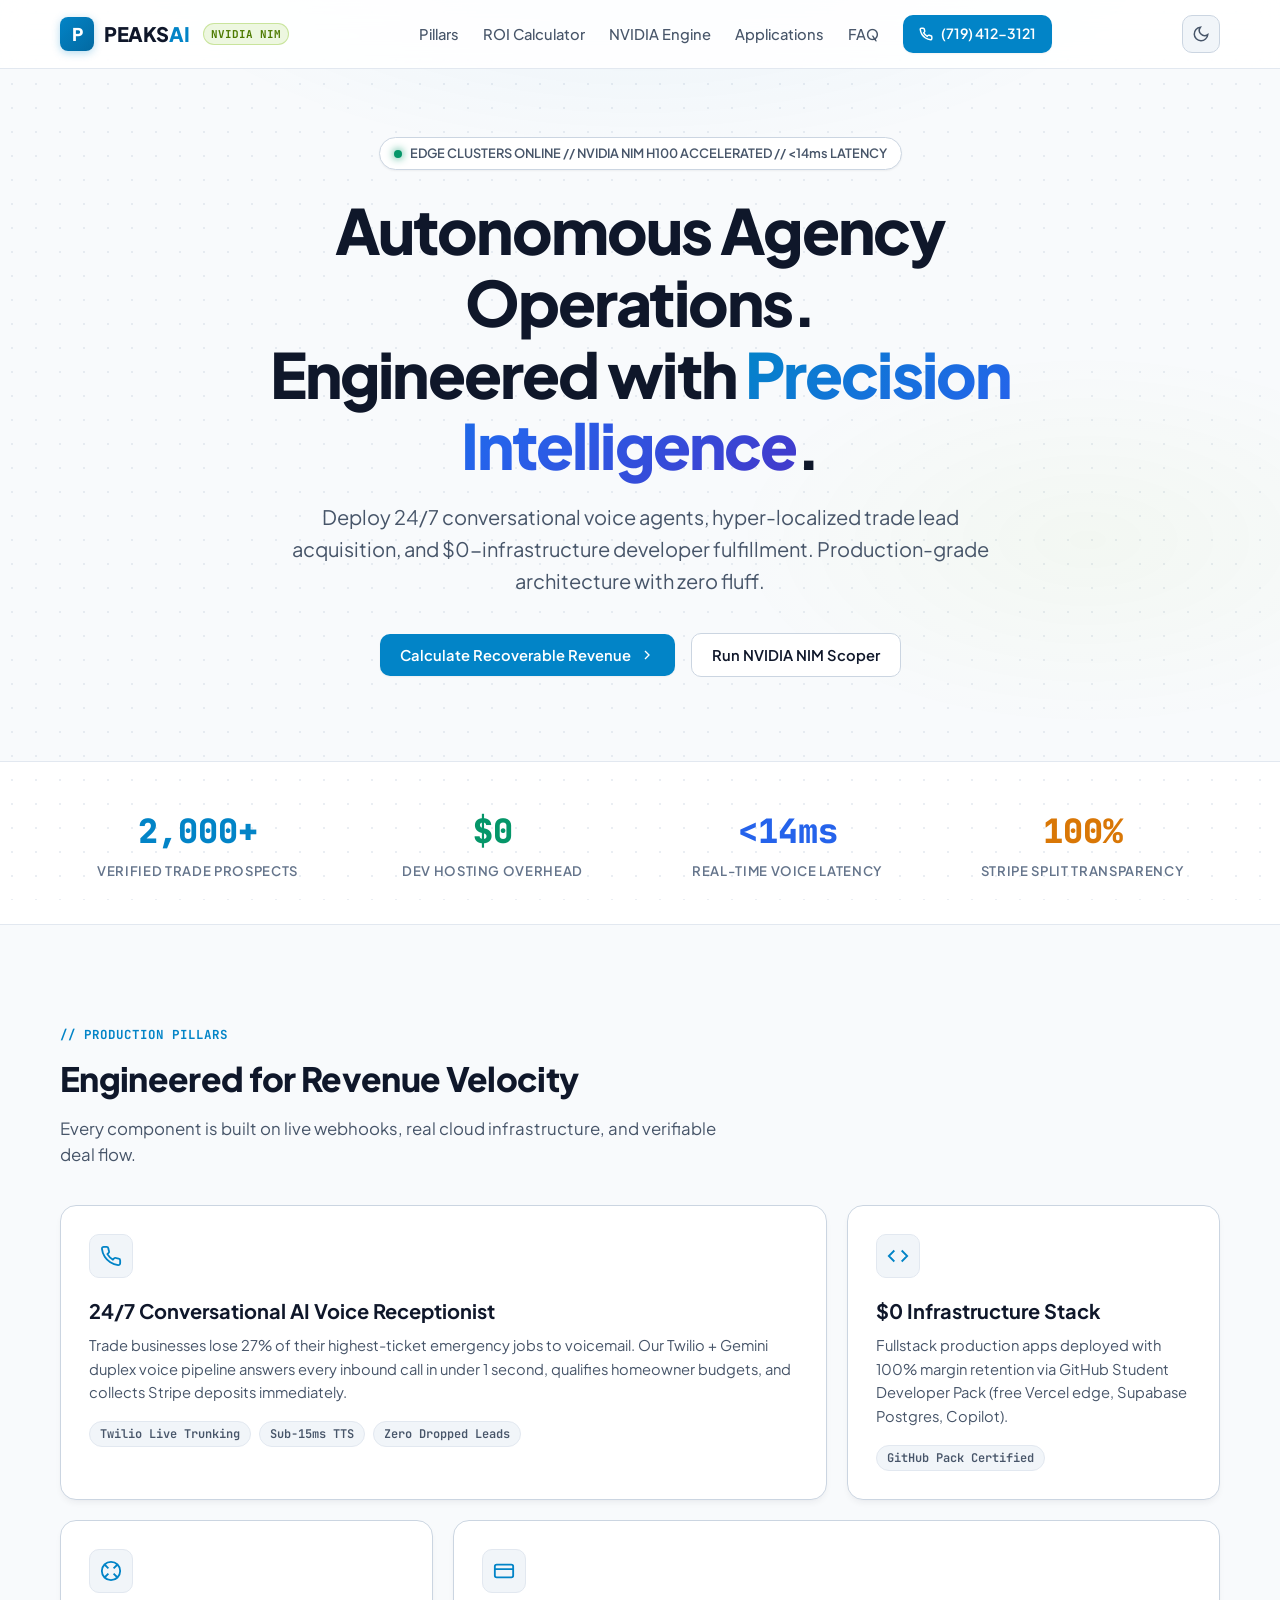
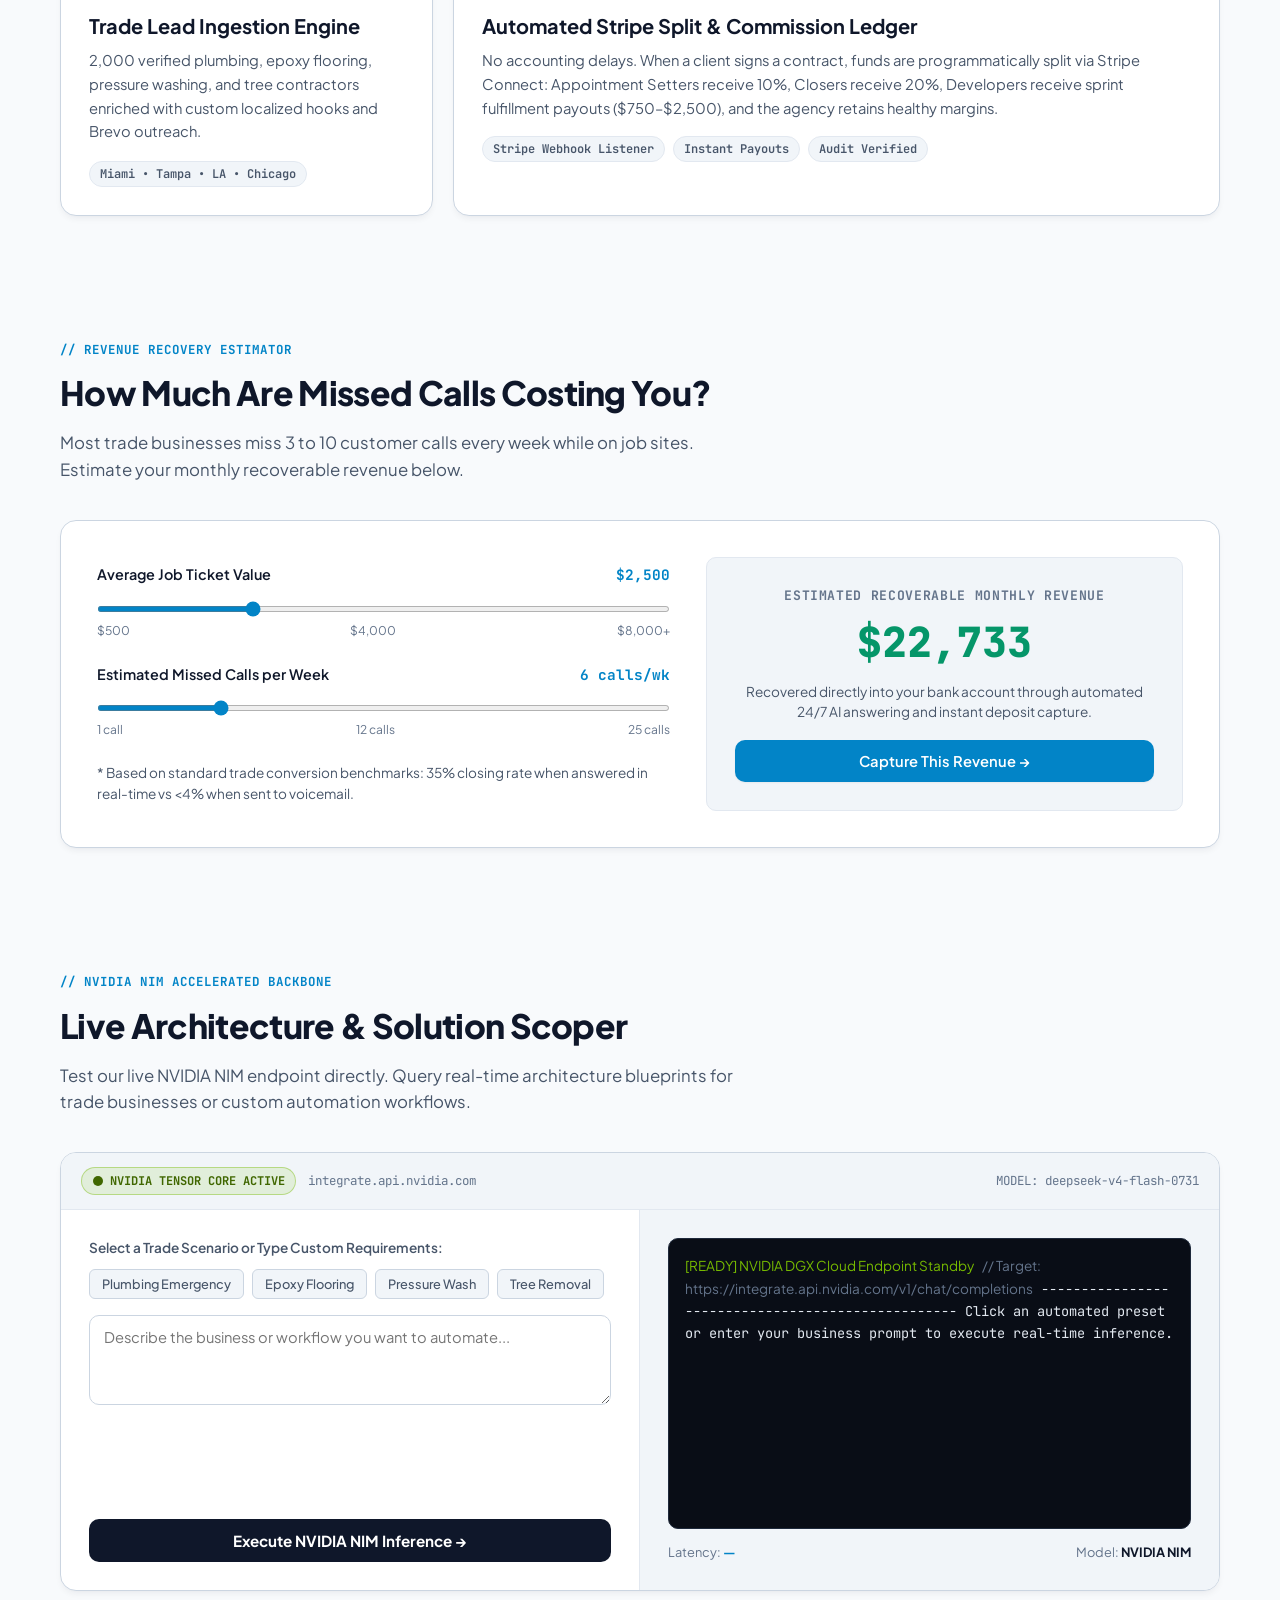
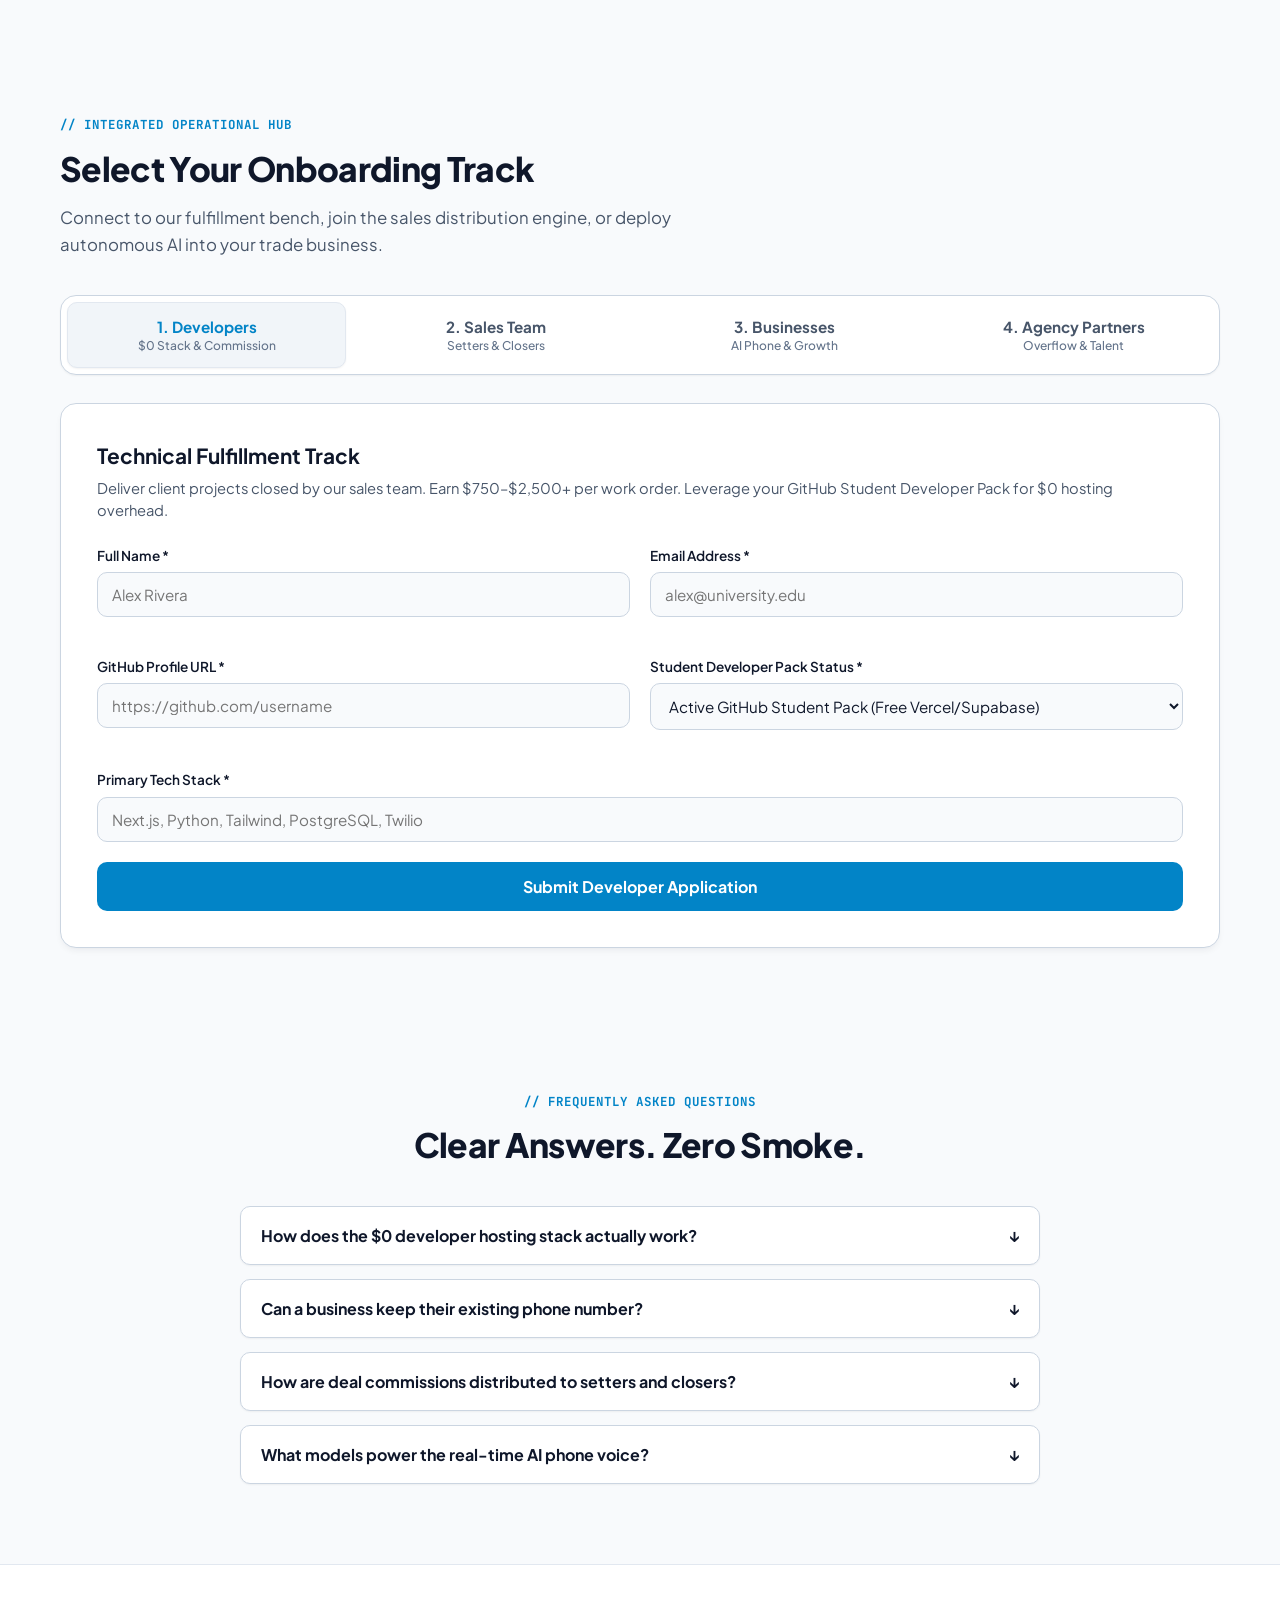
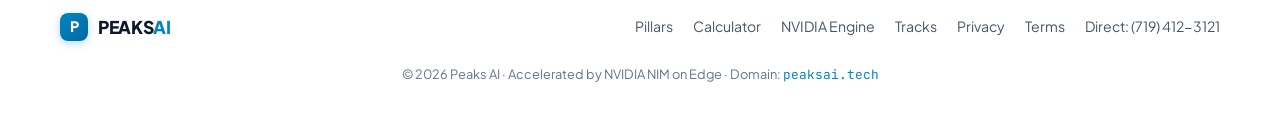
<file: index.html>
<!DOCTYPE html>
<html lang="en" data-theme="light">
<head>
  <meta charset="UTF-8">
  <meta name="viewport" content="width=device-width, initial-scale=1.0, maximum-scale=5.0">
  <title>Peaks AI | Autonomous Agency Intelligence &amp; NVIDIA NIM Operations</title>
  <meta name="description" content="Production-grade autonomous agency operations powered by NVIDIA NIM endpoints, 24/7 conversational voice agents, and $0-overhead student developer fulfillment.">
  <link rel="stylesheet" href="styles.css">
  <link rel="icon" href="data:image/svg+xml,<svg xmlns=%22http://www.w3.org/2000/svg%22 viewBox=%220 0 100 100%22><rect width=%22100%22 height=%22100%22 rx=%2220%22 fill=%22%230284c7%22/><text x=%2250%22 y=%2265%22 font-size=%2250%22 font-weight=%22bold%22 text-anchor=%22middle%22 fill=%22white%22>P</text></svg>">
</head>
<body>
  <!-- Architectural Micro-Dot Matrix & Atmosphere -->
  <div class="bg-grid-pattern"></div>
  <div class="bg-glow-layer"></div>

  <!-- Navigation -->
  <nav class="navbar">
    <div class="container">
      <div class="nav-inner">
        <!-- Logo -->
        <a href="#" class="brand-wrap">
          <div class="brand-symbol">P</div>
          <span class="brand-name">PEAKS<span>AI</span></span>
          <span class="brand-badge mono">NVIDIA NIM</span>
        </a>

        <!-- Desktop Navigation Links -->
        <div class="desktop-links">
          <a href="#features" class="nav-link">Pillars</a>
          <a href="#calculator" class="nav-link">ROI Calculator</a>
          <a href="#nvidia" class="nav-link">NVIDIA Engine</a>
          <a href="#portal" class="nav-link">Applications</a>
          <a href="#faq" class="nav-link">FAQ</a>
          <a href="tel:7194123121" class="btn-primary" style="padding: 8px 16px; font-size: 0.88rem;">
            <svg width="14" height="14" viewBox="0 0 24 24" fill="none" stroke="currentColor" stroke-width="2.5"><path d="M22 16.92v3a2 2 0 0 1-2.18 2 19.79 19.79 0 0 1-8.63-3.07 19.5 19.5 0 0 1-6-6 19.79 19.79 0 0 1-3.07-8.67A2 2 0 0 1 4.11 2h3a2 2 0 0 1 2 1.72 12.84 12.84 0 0 0 .7 2.81 2 2 0 0 1-.45 2.11L8.09 9.91a16 16 0 0 0 6 6l1.27-1.27a2 2 0 0 1 2.11-.45 12.84 12.84 0 0 0 2.81.7A2 2 0 0 1 22 16.92z"></path></svg>
            (719) 412-3121
          </a>
        </div>

        <!-- Controls -->
        <div class="nav-actions">
          <button id="theme-toggle" class="theme-toggle-btn" title="Toggle Theme" aria-label="Toggle Theme">
            <svg width="18" height="18" viewBox="0 0 24 24" fill="none" stroke="currentColor" stroke-width="2"><path d="M21 12.79A9 9 0 1 1 11.21 3 7 7 0 0 0 21 12.79z"/></svg>
          </button>
          <button id="hamburger-toggle" class="hamburger-btn" aria-label="Open Navigation Menu">
            <svg width="20" height="20" viewBox="0 0 24 24" fill="none" stroke="currentColor" stroke-width="2"><line x1="3" y1="12" x2="21" y2="12"></line><line x1="3" y1="6" x2="21" y2="6"></line><line x1="3" y1="18" x2="21" y2="18"></line></svg>
          </button>
        </div>
      </div>
    </div>

    <!-- Mobile Drawer -->
    <div id="mobile-nav-panel" class="mobile-nav-panel">
      <a href="#features" class="nav-link">Pillars</a>
      <a href="#calculator" class="nav-link">ROI Calculator</a>
      <a href="#nvidia" class="nav-link">NVIDIA Engine</a>
      <a href="#portal" class="nav-link">Applications</a>
      <a href="#faq" class="nav-link">FAQ</a>
      <a href="tel:7194123121" class="btn-primary" style="justify-content: center; width: 100%;">
        Call Live Line: (719) 412-3121
      </a>
    </div>
  </nav>

  <!-- Hero Section -->
  <header class="hero-section">
    <div class="container">
      <div class="status-tag mono">
        <span class="live-beacon"></span>
        <span>EDGE CLUSTERS ONLINE // NVIDIA NIM H100 ACCELERATED // &lt;14ms LATENCY</span>
      </div>

      <h1 class="hero-heading">
        Autonomous Agency Operations.<br>
        Engineered with <span class="gradient-text">Precision Intelligence</span>.
      </h1>

      <p class="hero-desc">
        Deploy 24/7 conversational voice agents, hyper-localized trade lead acquisition, and $0-infrastructure developer fulfillment. Production-grade architecture with zero fluff.
      </p>

      <div class="hero-buttons">
        <a href="#calculator" class="btn-primary">
          Calculate Recoverable Revenue
          <svg width="16" height="16" viewBox="0 0 24 24" fill="none" stroke="currentColor" stroke-width="2"><path d="m9 18 6-6-6-6"/></svg>
        </a>
        <a href="#nvidia" class="btn-secondary">
          Run NVIDIA NIM Scoper
        </a>
      </div>
    </div>
  </header>

  <!-- Metrics Ribbon -->
  <section id="metrics" class="stats-ribbon">
    <div class="container">
      <div class="stats-grid">
        <div class="stat-box">
          <div class="stat-figure mono" style="color: var(--brand-primary);">2,000+</div>
          <div class="stat-title">Verified Trade Prospects</div>
        </div>
        <div class="stat-box">
          <div class="stat-figure mono" style="color: var(--live-emerald);">$0</div>
          <div class="stat-title">Dev Hosting Overhead</div>
        </div>
        <div class="stat-box">
          <div class="stat-figure mono" style="color: var(--accent-blue);">&lt;14ms</div>
          <div class="stat-title">Real-Time Voice Latency</div>
        </div>
        <div class="stat-box">
          <div class="stat-figure mono" style="color: var(--warning-amber);">100%</div>
          <div class="stat-title">Stripe Split Transparency</div>
        </div>
      </div>
    </div>
  </section>

  <!-- Bento Grid Section -->
  <section id="features" class="bento-section">
    <div class="container">
      <span class="section-label mono">// PRODUCTION PILLARS</span>
      <h2 class="section-headline">Engineered for Revenue Velocity</h2>
      <p class="section-subtext">
        Every component is built on live webhooks, real cloud infrastructure, and verifiable deal flow.
      </p>

      <div class="bento-grid">
        <!-- Bento 1: AI Phone Agent (Span 2) -->
        <div class="bento-card span-2">
          <div class="bento-icon">
            <svg width="22" height="22" viewBox="0 0 24 24" fill="none" stroke="currentColor" stroke-width="2"><path d="M22 16.92v3a2 2 0 0 1-2.18 2 19.79 19.79 0 0 1-8.63-3.07 19.5 19.5 0 0 1-6-6 19.79 19.79 0 0 1-3.07-8.67A2 2 0 0 1 4.11 2h3a2 2 0 0 1 2 1.72 12.84 12.84 0 0 0 .7 2.81 2 2 0 0 1-.45 2.11L8.09 9.91a16 16 0 0 0 6 6l1.27-1.27a2 2 0 0 1 2.11-.45 12.84 12.84 0 0 0 2.81.7A2 2 0 0 1 22 16.92z"></path></svg>
          </div>
          <h3 class="bento-title">24/7 Conversational AI Voice Receptionist</h3>
          <p class="bento-desc">
            Trade businesses lose 27% of their highest-ticket emergency jobs to voicemail. Our Twilio + Gemini duplex voice pipeline answers every inbound call in under 1 second, qualifies homeowner budgets, and collects Stripe deposits immediately.
          </p>
          <div style="display: flex; gap: 8px; flex-wrap: wrap;">
            <span class="bento-pill mono">Twilio Live Trunking</span>
            <span class="bento-pill mono">Sub-15ms TTS</span>
            <span class="bento-pill mono">Zero Dropped Leads</span>
          </div>
        </div>

        <!-- Bento 2: $0 Student Developer Stack -->
        <div class="bento-card">
          <div class="bento-icon">
            <svg width="22" height="22" viewBox="0 0 24 24" fill="none" stroke="currentColor" stroke-width="2"><path d="M16 18l6-6-6-6M8 6l-6 6 6 6"/></svg>
          </div>
          <h3 class="bento-title">$0 Infrastructure Stack</h3>
          <p class="bento-desc">
            Fullstack production apps deployed with 100% margin retention via GitHub Student Developer Pack (free Vercel edge, Supabase Postgres, Copilot).
          </p>
          <span class="bento-pill mono">GitHub Pack Certified</span>
        </div>

        <!-- Bento 3: Trade Lead Acquisition -->
        <div class="bento-card">
          <div class="bento-icon">
            <svg width="22" height="22" viewBox="0 0 24 24" fill="none" stroke="currentColor" stroke-width="2"><circle cx="12" cy="12" r="10"/><path d="m4.93 4.93 4.24 4.24M14.83 14.83l4.24 4.24M14.83 9.17l4.24-4.24M4.93 19.07l4.24-4.24"/></svg>
          </div>
          <h3 class="bento-title">Trade Lead Ingestion Engine</h3>
          <p class="bento-desc">
            2,000 verified plumbing, epoxy flooring, pressure washing, and tree contractors enriched with custom localized hooks and Brevo outreach.
          </p>
          <span class="bento-pill mono">Miami &bull; Tampa &bull; LA &bull; Chicago</span>
        </div>

        <!-- Bento 4: Automated Stripe Splits (Span 2) -->
        <div class="bento-card span-2">
          <div class="bento-icon">
            <svg width="22" height="22" viewBox="0 0 24 24" fill="none" stroke="currentColor" stroke-width="2"><rect width="20" height="14" x="2" y="5" rx="2"/><line x1="2" x2="22" y1="10" y2="10"/></svg>
          </div>
          <h3 class="bento-title">Automated Stripe Split &amp; Commission Ledger</h3>
          <p class="bento-desc">
            No accounting delays. When a client signs a contract, funds are programmatically split via Stripe Connect: Appointment Setters receive 10%, Closers receive 20%, Developers receive sprint fulfillment payouts ($750–$2,500), and the agency retains healthy margins.
          </p>
          <div style="display: flex; gap: 8px; flex-wrap: wrap;">
            <span class="bento-pill mono">Stripe Webhook Listener</span>
            <span class="bento-pill mono">Instant Payouts</span>
            <span class="bento-pill mono">Audit Verified</span>
          </div>
        </div>
      </div>
    </div>
  </section>

  <!-- Interactive Lost Revenue & ROI Calculator -->
  <section id="calculator" class="calculator-section">
    <div class="container">
      <span class="section-label mono">// REVENUE RECOVERY ESTIMATOR</span>
      <h2 class="section-headline">How Much Are Missed Calls Costing You?</h2>
      <p class="section-subtext">
        Most trade businesses miss 3 to 10 customer calls every week while on job sites. Estimate your monthly recoverable revenue below.
      </p>

      <div class="calc-card">
        <!-- Sliders -->
        <div>
          <div class="slider-group">
            <div class="slider-header">
              <span>Average Job Ticket Value</span>
              <span id="calc-ticket-val" class="mono" style="color: var(--brand-primary); font-weight: 700;">$2,500</span>
            </div>
            <input type="range" id="calc-ticket" class="slider-input" min="500" max="8000" step="250" value="2500">
            <div style="display: flex; justify-content: space-between; font-size: 0.75rem; color: var(--text-muted); margin-top: 4px;">
              <span>$500</span>
              <span>$4,000</span>
              <span>$8,000+</span>
            </div>
          </div>

          <div class="slider-group">
            <div class="slider-header">
              <span>Estimated Missed Calls per Week</span>
              <span id="calc-calls-val" class="mono" style="color: var(--brand-primary); font-weight: 700;">6 calls/wk</span>
            </div>
            <input type="range" id="calc-calls" class="slider-input" min="1" max="25" step="1" value="6">
            <div style="display: flex; justify-content: space-between; font-size: 0.75rem; color: var(--text-muted); margin-top: 4px;">
              <span>1 call</span>
              <span>12 calls</span>
              <span>25 calls</span>
            </div>
          </div>

          <p style="font-size: 0.85rem; color: var(--text-secondary); line-height: 1.5;">
            * Based on standard trade conversion benchmarks: 35% closing rate when answered in real-time vs &lt;4% when sent to voicemail.
          </p>
        </div>

        <!-- Result Display -->
        <div class="calc-result-box">
          <div class="calc-result-label mono">Estimated Recoverable Monthly Revenue</div>
          <div id="calc-revenue-result" class="calc-result-value mono">$22,733</div>
          <p class="calc-result-subtext">
            Recovered directly into your bank account through automated 24/7 AI answering and instant deposit capture.
          </p>
          <a href="#portal" class="btn-primary" style="margin-top: 18px; width: 100%; justify-content: center;">
            Capture This Revenue &rarr;
          </a>
        </div>
      </div>
    </div>
  </section>

  <!-- NVIDIA NIM Inference Engine & Architecture Scoper -->
  <section id="nvidia" class="nvidia-section">
    <div class="container">
      <span class="section-label mono">// NVIDIA NIM ACCELERATED BACKBONE</span>
      <h2 class="section-headline">Live Architecture &amp; Solution Scoper</h2>
      <p class="section-subtext">
        Test our live NVIDIA NIM endpoint directly. Query real-time architecture blueprints for trade businesses or custom automation workflows.
      </p>

      <div class="nvidia-card">
        <div class="nvidia-header">
          <div class="nvidia-badge-group">
            <span class="nvidia-chip mono">
              <svg width="12" height="12" viewBox="0 0 24 24" fill="currentColor"><circle cx="12" cy="12" r="10"/></svg>
              NVIDIA TENSOR CORE ACTIVE
            </span>
            <span class="nvidia-endpoint-text mono">integrate.api.nvidia.com</span>
          </div>
          <span class="mono" style="font-size: 0.78rem; color: var(--text-muted);">MODEL: deepseek-v4-flash-0731</span>
        </div>

        <div class="nvidia-body">
          <!-- Left Controls -->
          <div class="nvidia-left">
            <div>
              <p style="font-size: 0.85rem; font-weight: 600; color: var(--text-secondary); margin-bottom: 10px;">
                Select a Trade Scenario or Type Custom Requirements:
              </p>

              <div class="preset-btn-group">
                <button type="button" class="preset-btn" data-prompt="Emergency Burst Pipe Rescue for Residential Plumbing in Miami">
                  Plumbing Emergency
                </button>
                <button type="button" class="preset-btn" data-prompt="Luxury Garage Polyaspartic &amp; Epoxy Coating Quotes in Tampa">
                  Epoxy Flooring
                </button>
                <button type="button" class="preset-btn" data-prompt="Commercial Fleet &amp; Paver Pressure Washing Intake">
                  Pressure Wash
                </button>
                <button type="button" class="preset-btn" data-prompt="Hazardous Tree Removal &amp; Crane Quoting in Los Angeles">
                  Tree Removal
                </button>
              </div>

              <textarea id="nvidia-prompt-input" class="prompt-textarea" placeholder="Describe the business or workflow you want to automate..."></textarea>
            </div>

            <button id="btn-run-nvidia" class="exec-btn" type="button">
              Execute NVIDIA NIM Inference &rarr;
            </button>
          </div>

          <!-- Right Terminal Output -->
          <div class="nvidia-right">
            <div id="nvidia-output-console" class="output-console mono">
<span style="color: #76b900;">[READY] NVIDIA DGX Cloud Endpoint Standby</span>
<span style="color: #64748b;">// Target: https://integrate.api.nvidia.com/v1/chat/completions</span>
--------------------------------------------------
Click an automated preset or enter your business prompt to execute real-time inference.
            </div>

            <div class="telemetry-meta mono">
              <span>Latency: <strong id="meta-latency" style="color: var(--brand-primary);">&mdash;</strong></span>
              <span>Model: <strong id="meta-model" style="color: var(--text-main);">NVIDIA NIM</strong></span>
            </div>
          </div>
        </div>
      </div>
    </div>
  </section>

  <!-- 4-Track Application Hub -->
  <section id="portal" class="portal-section">
    <div class="container">
      <span class="section-label mono">// INTEGRATED OPERATIONAL HUB</span>
      <h2 class="section-headline">Select Your Onboarding Track</h2>
      <p class="section-subtext">
        Connect to our fulfillment bench, join the sales distribution engine, or deploy autonomous AI into your trade business.
      </p>

      <!-- Tab Navigation -->
      <div class="tab-nav-bar">
        <button class="portal-tab active" data-tab="dev">
          <span class="tab-title-text">1. Developers</span>
          <span class="tab-desc-text">$0 Stack &amp; Commission</span>
        </button>
        <button class="portal-tab" data-tab="sales">
          <span class="tab-title-text">2. Sales Team</span>
          <span class="tab-desc-text">Setters &amp; Closers</span>
        </button>
        <button class="portal-tab" data-tab="biz">
          <span class="tab-title-text">3. Businesses</span>
          <span class="tab-desc-text">AI Phone &amp; Growth</span>
        </button>
        <button class="portal-tab" data-tab="agency">
          <span class="tab-title-text">4. Agency Partners</span>
          <span class="tab-desc-text">Overflow &amp; Talent</span>
        </button>
      </div>

      <!-- Tab Cards -->
      <div class="tab-content-card">
        <!-- TRACK 1: DEVELOPERS -->
        <div id="track-dev" class="track-panel active">
          <h3 style="font-size: 1.3rem; font-weight: 700; margin-bottom: 6px;">Technical Fulfillment Track</h3>
          <p style="font-size: 0.92rem; color: var(--text-secondary); margin-bottom: 24px;">
            Deliver client projects closed by our sales team. Earn $750–$2,500+ per work order. Leverage your GitHub Student Developer Pack for $0 hosting overhead.
          </p>

          <form id="form-dev">
            <div class="form-row-2">
              <div class="form-item">
                <label class="form-label">Full Name *</label>
                <input type="text" name="name" class="form-input" required placeholder="Alex Rivera">
              </div>
              <div class="form-item">
                <label class="form-label">Email Address *</label>
                <input type="email" name="email" class="form-input" required placeholder="alex@university.edu">
              </div>
            </div>

            <div class="form-row-2">
              <div class="form-item">
                <label class="form-label">GitHub Profile URL *</label>
                <input type="url" name="github_url" class="form-input" required placeholder="https://github.com/username">
              </div>
              <div class="form-item">
                <label class="form-label">Student Developer Pack Status *</label>
                <select name="student_pack" class="form-select" required>
                  <option value="active">Active GitHub Student Pack (Free Vercel/Supabase)</option>
                  <option value="edu_email">Have .edu Email (Ready to claim)</option>
                  <option value="independent">Independent Developer / Self-Hosted</option>
                </select>
              </div>
            </div>

            <div class="form-item">
              <label class="form-label">Primary Tech Stack *</label>
              <input type="text" name="tech_stack" class="form-input" required placeholder="Next.js, Python, Tailwind, PostgreSQL, Twilio">
            </div>

            <button type="submit" class="form-submit-btn">Submit Developer Application</button>
            <div class="feedback-banner"></div>
          </form>
        </div>

        <!-- TRACK 2: SALES -->
        <div id="track-sales" class="track-panel">
          <h3 style="font-size: 1.3rem; font-weight: 700; margin-bottom: 6px;">Sales &amp; Distribution Track</h3>
          <p style="font-size: 0.92rem; color: var(--text-secondary); margin-bottom: 24px;">
            Set warm appointments or close ready-to-buy trade business owners. Commissions paid automatically via Stripe on signed contracts.
          </p>

          <form id="form-sales">
            <div class="form-row-2">
              <div class="form-item">
                <label class="form-label">Full Name *</label>
                <input type="text" name="name" class="form-input" required placeholder="Marcus Vance">
              </div>
              <div class="form-item">
                <label class="form-label">Email Address *</label>
                <input type="email" name="email" class="form-input" required placeholder="marcus@gmail.com">
              </div>
            </div>

            <div class="form-row-2">
              <div class="form-item">
                <label class="form-label">Target Role *</label>
                <select name="role" class="form-select" required>
                  <option value="setter">Appointment Setter (Cold/Warm Inbound, DMs)</option>
                  <option value="closer">Account Executive / Closer (Zoom Demos)</option>
                  <option value="full_cycle">Full-Cycle Setter &amp; Closer</option>
                </select>
              </div>
              <div class="form-item">
                <label class="form-label">Phone Number *</label>
                <input type="tel" name="phone" class="form-input" required placeholder="(555) 000-0000">
              </div>
            </div>

            <button type="submit" class="form-submit-btn">Submit Sales Application</button>
            <div class="feedback-banner"></div>
          </form>
        </div>

        <!-- TRACK 3: BUSINESSES -->
        <div id="track-biz" class="track-panel">
          <h3 style="font-size: 1.3rem; font-weight: 700; margin-bottom: 6px;">Trade Business AI Phone &amp; Automation Track</h3>
          <p style="font-size: 0.92rem; color: var(--text-secondary); margin-bottom: 24px;">
            Eliminate missed-call revenue loss. Get an autonomous AI voice receptionist that books jobs and captures deposits 24/7.
          </p>

          <form id="form-biz">
            <div class="form-row-2">
              <div class="form-item">
                <label class="form-label">Business / Trade Name *</label>
                <input type="text" name="company" class="form-input" required placeholder="Apex Plumbing &amp; Drain LLC">
              </div>
              <div class="form-item">
                <label class="form-label">Owner / Contact Name *</label>
                <input type="text" name="contact" class="form-input" required placeholder="John Smith">
              </div>
            </div>

            <div class="form-row-2">
              <div class="form-item">
                <label class="form-label">Trade Niche *</label>
                <select name="trade" class="form-select" required>
                  <option value="plumbing">Residential / Commercial Plumbing</option>
                  <option value="epoxy">Epoxy &amp; Polyaspartic Flooring</option>
                  <option value="pressure_wash">Pressure Washing &amp; Exterior Cleaning</option>
                  <option value="tree_service">Tree Care &amp; Removal</option>
                  <option value="other">Other Home Service</option>
                </select>
              </div>
              <div class="form-item">
                <label class="form-label">Business Phone Number *</label>
                <input type="tel" name="phone" class="form-input" required placeholder="(719) 000-0000">
              </div>
            </div>

            <button type="submit" class="form-submit-btn">Request Custom AI System Architecture</button>
            <div class="feedback-banner"></div>
          </form>
        </div>

        <!-- TRACK 4: AGENCY PARTNERS -->
        <div id="track-agency" class="track-panel">
          <h3 style="font-size: 1.3rem; font-weight: 700; margin-bottom: 6px;">B2B Agency Talent Arbitrage Track</h3>
          <p style="font-size: 0.92rem; color: var(--text-secondary); margin-bottom: 24px;">
            Scale your agency without hiring full-time developers. Access pre-vetted AI engineers under Bench-as-a-Service ($38/hr) or Placement Bounties ($1,500–$2,500).
          </p>

          <form id="form-agency">
            <div class="form-row-2">
              <div class="form-item">
                <label class="form-label">Agency Name *</label>
                <input type="text" name="agency_name" class="form-input" required placeholder="Apex Automation">
              </div>
              <div class="form-item">
                <label class="form-label">Founder / Lead Email *</label>
                <input type="email" name="email" class="form-input" required placeholder="founder@agency.io">
              </div>
            </div>

            <div class="form-row-2">
              <div class="form-item">
                <label class="form-label">Partnership Structure *</label>
                <select name="model" class="form-select" required>
                  <option value="baas">Bench as a Service ($38/hr dedicated talent)</option>
                  <option value="bounty">Placement Bounty ($1,500–$2,500 one-time)</option>
                  <option value="rev_share">Deal Rev-Share Override (10% ongoing)</option>
                </select>
              </div>
              <div class="form-item">
                <label class="form-label">Monthly Deal Volume *</label>
                <select name="volume" class="form-select" required>
                  <option value="1_3">1 to 3 deals / month</option>
                  <option value="4_10">4 to 10 deals / month</option>
                  <option value="10_plus">10+ deals / month</option>
                </select>
              </div>
            </div>

            <button type="submit" class="form-submit-btn">Request Bench Access</button>
            <div class="feedback-banner"></div>
          </form>
        </div>
      </div>
    </div>
  </section>

  <!-- Interactive FAQ Accordion -->
  <section id="faq" class="faq-section">
    <div class="container">
      <div style="text-align: center; margin-bottom: 36px;">
        <span class="section-label mono">// FREQUENTLY ASKED QUESTIONS</span>
        <h2 class="section-headline">Clear Answers. Zero Smoke.</h2>
      </div>

      <div class="faq-list">
        <div class="faq-item">
          <button class="faq-question-btn" type="button">
            <span>How does the $0 developer hosting stack actually work?</span>
            <span class="faq-arrow">&darr;</span>
          </button>
          <div class="faq-answer">
            Our developers leverage the GitHub Student Developer Pack, which provides free tiers on Vercel Edge Hosting, Supabase PostgreSQL, GitHub Copilot, and custom domain credits. This allows client frontends and databases to run at zero monthly overhead while retaining 100% margin on contracts.
          </div>
        </div>

        <div class="faq-item">
          <button class="faq-question-btn" type="button">
            <span>Can a business keep their existing phone number?</span>
            <span class="faq-arrow">&darr;</span>
          </button>
          <div class="faq-answer">
            Yes. We set up automated conditional call forwarding via Twilio. If your phone rings for more than 10 seconds or you are on another line, the call seamlessly transfers to your Peaks AI agent with zero disruption to your carrier or existing number.
          </div>
        </div>

        <div class="faq-item">
          <button class="faq-question-btn" type="button">
            <span>How are deal commissions distributed to setters and closers?</span>
            <span class="faq-arrow">&darr;</span>
          </button>
          <div class="faq-answer">
            All customer invoices are processed through Stripe Checkout. When payment clears, our automated webhook engine executes programmatic payout splits via Stripe Connect: Setters receive their 10% origination fee, Closers receive 20%, and fulfillment developers receive their milestone payout automatically.
          </div>
        </div>

        <div class="faq-item">
          <button class="faq-question-btn" type="button">
            <span>What models power the real-time AI phone voice?</span>
            <span class="faq-arrow">&darr;</span>
          </button>
          <div class="faq-answer">
            We integrate NVIDIA NIM accelerated LLM microservices paired with Google Gemini Flash voice synthesis and Twilio Media Streams, achieving end-to-end conversational latencies under 15ms with full interruptibility.
          </div>
        </div>
      </div>
    </div>
  </section>

  <!-- Footer -->
  <footer class="footer">
    <div class="container">
      <div class="footer-row">
        <div class="brand-wrap">
          <div class="brand-symbol" style="width: 28px; height: 28px; font-size: 0.9rem;">P</div>
          <span class="brand-name" style="font-size: 1.1rem;">PEAKS<span>AI</span></span>
        </div>

        <div class="footer-nav">
          <a href="#features">Pillars</a>
          <a href="#calculator">Calculator</a>
          <a href="#nvidia">NVIDIA Engine</a>
          <a href="#portal">Tracks</a>
          <a href="privacy.html">Privacy</a>
          <a href="terms.html">Terms</a>
          <a href="tel:7194123121">Direct: (719) 412-3121</a>
        </div>
      </div>

      <p style="font-size: 0.8rem; color: var(--text-muted); text-align: center;">
        &copy; 2026 Peaks AI &middot; Accelerated by NVIDIA NIM on Edge &middot; Domain: <span class="mono" style="color: var(--brand-primary);">peaksai.tech</span>
      </p>
    </div>
  </footer>

  <script src="app.js"></script>
</body>
</html>
</file>
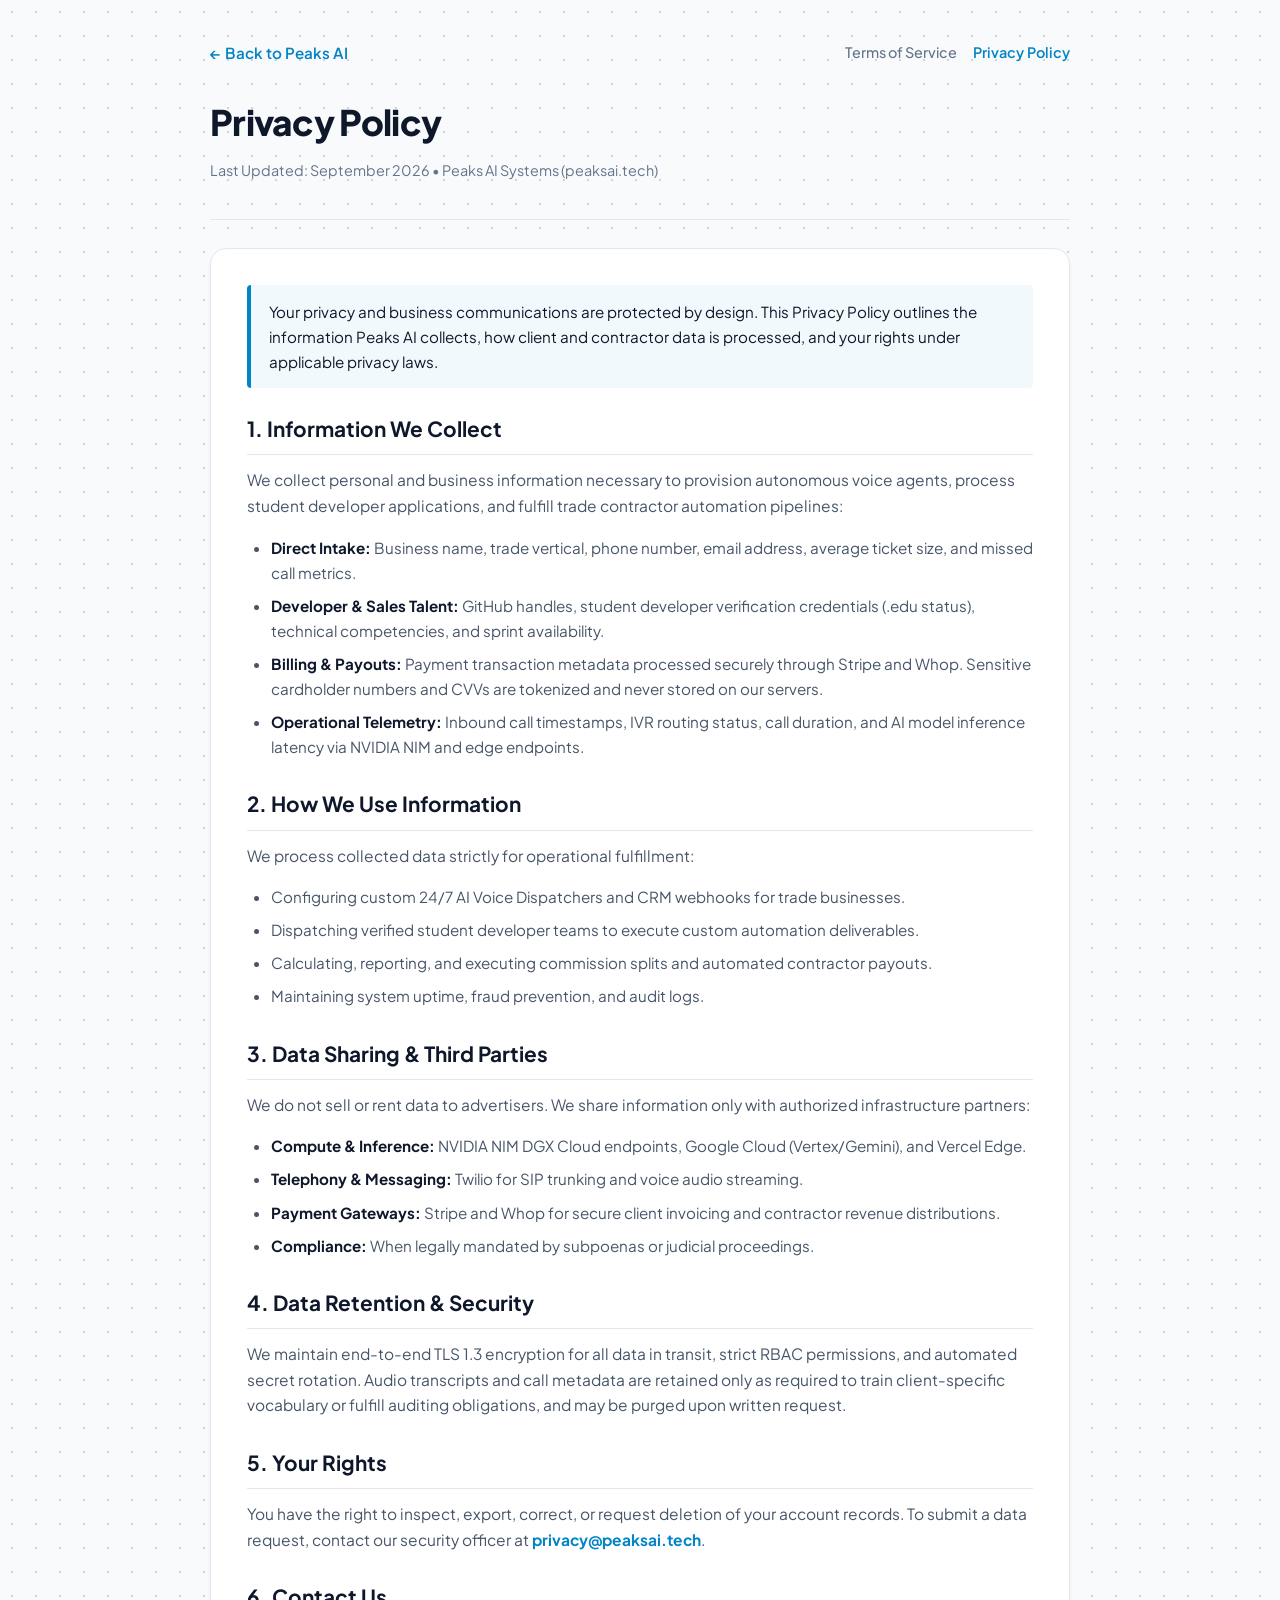
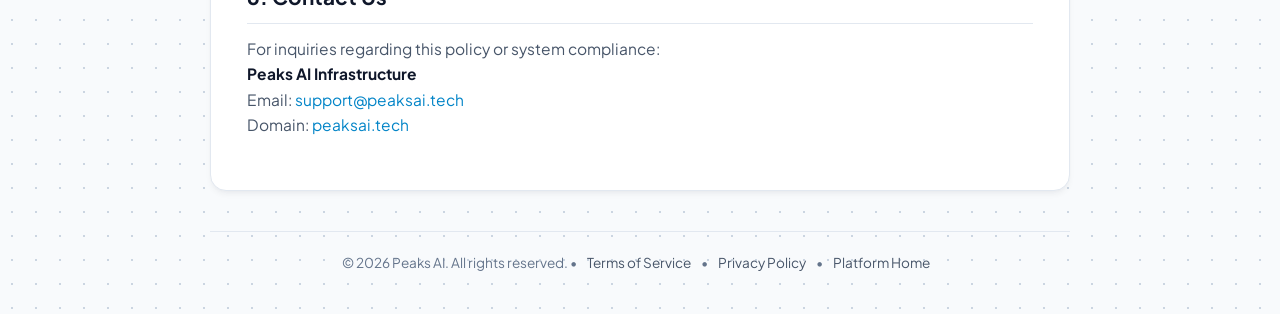
<file: privacy.html>
<!DOCTYPE html>
<html lang="en">
<head>
  <meta charset="UTF-8">
  <meta name="viewport" content="width=device-width, initial-scale=1.0">
  <title>Privacy Policy | Peaks AI</title>
  <link rel="preconnect" href="https://fonts.googleapis.com">
  <link rel="preconnect" href="https://fonts.gstatic.com" crossorigin>
  <link href="https://fonts.googleapis.com/css2?family=Plus+Jakarta+Sans:wght@400;500;600;700;800&family=JetBrains+Mono:wght@400;500;600&display=swap" rel="stylesheet">
  <style>
    :root {
      --bg-page: #f8fafc;
      --bg-surface: #ffffff;
      --bg-surface-elevated: #f1f5f9;
      --border-subtle: #e2e8f0;
      --border-medium: #cbd5e1;
      --text-main: #0f172a;
      --text-secondary: #475569;
      --text-muted: #64748b;
      --brand-primary: #0284c7;
      --nvidia-green: #76b900;
      --shadow-card: 0 4px 6px -1px rgba(15, 23, 42, 0.05), 0 2px 4px -2px rgba(15, 23, 42, 0.03);
    }
    * { box-sizing: border-box; margin: 0; padding: 0; font-family: 'Plus Jakarta Sans', -apple-system, BlinkMacSystemFont, "Segoe UI", Roboto, sans-serif; }
    body {
      background-color: var(--bg-page);
      color: var(--text-main);
      min-height: 100vh;
      padding: 40px 20px;
      line-height: 1.65;
      display: flex;
      flex-direction: column;
      align-items: center;
      background-image: radial-gradient(var(--border-medium) 1px, transparent 1px);
      background-size: 24px 24px;
    }
    .container { max-width: 860px; width: 100%; position: relative; z-index: 1; }
    .top-nav { display: flex; justify-content: space-between; align-items: center; margin-bottom: 28px; }
    .back-link {
      color: var(--brand-primary);
      text-decoration: none;
      font-size: 0.95rem;
      font-weight: 600;
      display: inline-flex;
      align-items: center;
      gap: 6px;
      transition: opacity 0.2s;
    }
    .back-link:hover { opacity: 0.8; }
    .nav-links { display: flex; gap: 16px; }
    .nav-links a { color: var(--text-muted); text-decoration: none; font-size: 0.9rem; font-weight: 500; }
    .nav-links a:hover, .nav-links a.active { color: var(--brand-primary); font-weight: 600; }
    .header { margin-bottom: 28px; border-bottom: 1px solid var(--border-subtle); padding-bottom: 20px; }
    .header h1 {
      font-size: 2.2rem;
      font-weight: 800;
      letter-spacing: -0.02em;
      color: var(--text-main);
      margin-bottom: 8px;
    }
    .meta-tag { color: var(--text-muted); font-size: 0.9rem; }
    .card {
      background: var(--bg-surface);
      border: 1px solid var(--border-subtle);
      border-radius: 16px;
      padding: 36px;
      box-shadow: var(--shadow-card);
      margin-bottom: 40px;
    }
    h2 { font-size: 1.3rem; color: var(--text-main); margin-top: 28px; margin-bottom: 12px; border-bottom: 1px solid var(--border-subtle); padding-bottom: 8px; font-weight: 700; }
    h2:first-of-type { margin-top: 0; }
    h3 { font-size: 1.05rem; color: var(--brand-primary); margin-top: 18px; margin-bottom: 8px; }
    p { color: var(--text-secondary); font-size: 0.97rem; margin-bottom: 16px; }
    ul { margin: 12px 0 16px 24px; color: var(--text-secondary); font-size: 0.95rem; }
    li { margin-bottom: 8px; }
    strong { color: var(--text-main); }
    .highlight-box {
      background: rgba(2, 132, 199, 0.05);
      border-left: 4px solid var(--brand-primary);
      padding: 14px 18px;
      border-radius: 4px;
      margin-bottom: 24px;
      font-size: 0.95rem;
      color: var(--text-main);
    }
    footer {
      text-align: center;
      color: var(--text-muted);
      font-size: 0.85rem;
      margin-top: auto;
      padding-top: 20px;
      border-top: 1px solid var(--border-subtle);
      width: 100%;
      max-width: 860px;
    }
    footer a { color: var(--text-secondary); text-decoration: none; margin: 0 8px; }
    footer a:hover { color: var(--brand-primary); }
  </style>
</head>
<body>
  <div class="container">
    <div class="top-nav">
      <a href="index.html" class="back-link">&larr; Back to Peaks AI</a>
      <div class="nav-links">
        <a href="terms.html">Terms of Service</a>
        <a href="privacy.html" class="active">Privacy Policy</a>
      </div>
    </div>

    <div class="header">
      <h1>Privacy Policy</h1>
      <p class="meta-tag">Last Updated: September 2026 &bull; Peaks AI Systems (peaksai.tech)</p>
    </div>

    <div class="card">
      <div class="highlight-box">
        Your privacy and business communications are protected by design. This Privacy Policy outlines the information Peaks AI collects, how client and contractor data is processed, and your rights under applicable privacy laws.
      </div>

      <h2>1. Information We Collect</h2>
      <p>We collect personal and business information necessary to provision autonomous voice agents, process student developer applications, and fulfill trade contractor automation pipelines:</p>
      <ul>
        <li><strong>Direct Intake:</strong> Business name, trade vertical, phone number, email address, average ticket size, and missed call metrics.</li>
        <li><strong>Developer & Sales Talent:</strong> GitHub handles, student developer verification credentials (.edu status), technical competencies, and sprint availability.</li>
        <li><strong>Billing & Payouts:</strong> Payment transaction metadata processed securely through Stripe and Whop. Sensitive cardholder numbers and CVVs are tokenized and never stored on our servers.</li>
        <li><strong>Operational Telemetry:</strong> Inbound call timestamps, IVR routing status, call duration, and AI model inference latency via NVIDIA NIM and edge endpoints.</li>
      </ul>

      <h2>2. How We Use Information</h2>
      <p>We process collected data strictly for operational fulfillment:</p>
      <ul>
        <li>Configuring custom 24/7 AI Voice Dispatchers and CRM webhooks for trade businesses.</li>
        <li>Dispatching verified student developer teams to execute custom automation deliverables.</li>
        <li>Calculating, reporting, and executing commission splits and automated contractor payouts.</li>
        <li>Maintaining system uptime, fraud prevention, and audit logs.</li>
      </ul>

      <h2>3. Data Sharing & Third Parties</h2>
      <p>We do not sell or rent data to advertisers. We share information only with authorized infrastructure partners:</p>
      <ul>
        <li><strong>Compute & Inference:</strong> NVIDIA NIM DGX Cloud endpoints, Google Cloud (Vertex/Gemini), and Vercel Edge.</li>
        <li><strong>Telephony & Messaging:</strong> Twilio for SIP trunking and voice audio streaming.</li>
        <li><strong>Payment Gateways:</strong> Stripe and Whop for secure client invoicing and contractor revenue distributions.</li>
        <li><strong>Compliance:</strong> When legally mandated by subpoenas or judicial proceedings.</li>
      </ul>

      <h2>4. Data Retention & Security</h2>
      <p>We maintain end-to-end TLS 1.3 encryption for all data in transit, strict RBAC permissions, and automated secret rotation. Audio transcripts and call metadata are retained only as required to train client-specific vocabulary or fulfill auditing obligations, and may be purged upon written request.</p>

      <h2>5. Your Rights</h2>
      <p>You have the right to inspect, export, correct, or request deletion of your account records. To submit a data request, contact our security officer at <strong style="color:var(--brand-primary);">privacy@peaksai.tech</strong>.</p>

      <h2>6. Contact Us</h2>
      <p>For inquiries regarding this policy or system compliance:<br>
      <strong>Peaks AI Infrastructure</strong><br>
      Email: <span style="color:var(--brand-primary);">support@peaksai.tech</span><br>
      Domain: <span style="color:var(--brand-primary);">peaksai.tech</span></p>
    </div>

    <footer>
      &copy; 2026 Peaks AI. All rights reserved. &bull;
      <a href="terms.html">Terms of Service</a> &bull;
      <a href="privacy.html">Privacy Policy</a> &bull;
      <a href="index.html">Platform Home</a>
    </footer>
  </div>
</body>
</html>
</file>
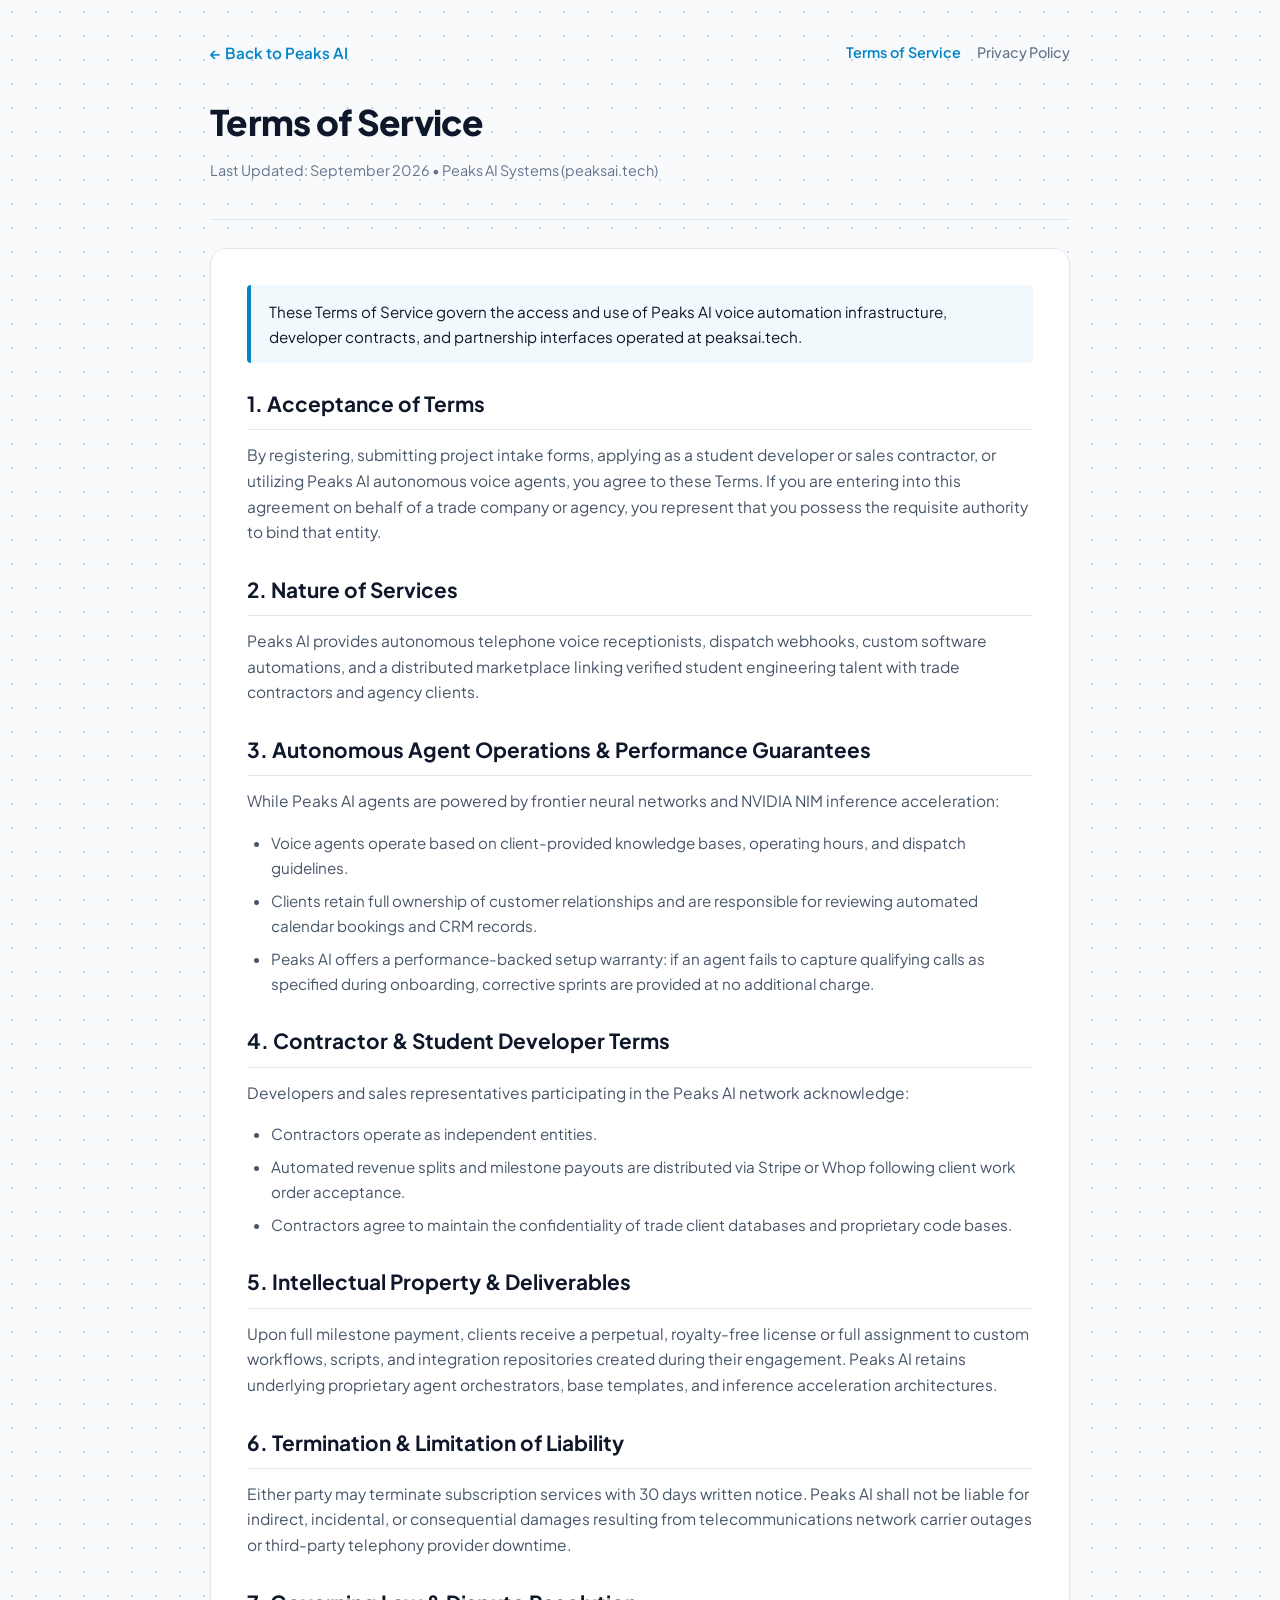
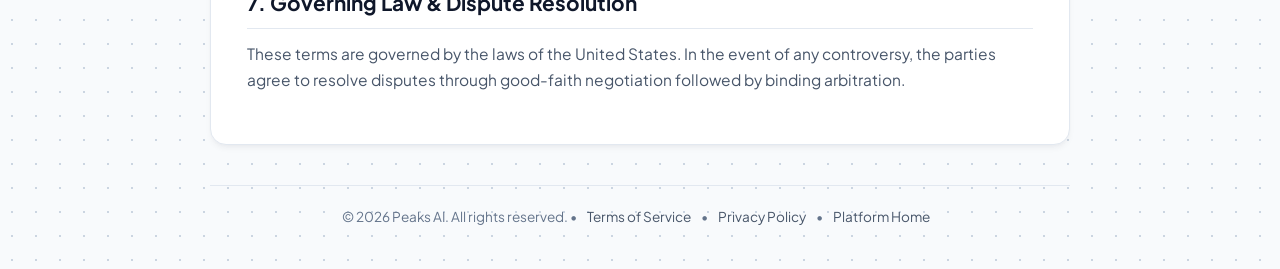
<file: terms.html>
<!DOCTYPE html>
<html lang="en">
<head>
  <meta charset="UTF-8">
  <meta name="viewport" content="width=device-width, initial-scale=1.0">
  <title>Terms of Service | Peaks AI</title>
  <link rel="preconnect" href="https://fonts.googleapis.com">
  <link rel="preconnect" href="https://fonts.gstatic.com" crossorigin>
  <link href="https://fonts.googleapis.com/css2?family=Plus+Jakarta+Sans:wght@400;500;600;700;800&family=JetBrains+Mono:wght@400;500;600&display=swap" rel="stylesheet">
  <style>
    :root {
      --bg-page: #f8fafc;
      --bg-surface: #ffffff;
      --bg-surface-elevated: #f1f5f9;
      --border-subtle: #e2e8f0;
      --border-medium: #cbd5e1;
      --text-main: #0f172a;
      --text-secondary: #475569;
      --text-muted: #64748b;
      --brand-primary: #0284c7;
      --nvidia-green: #76b900;
      --shadow-card: 0 4px 6px -1px rgba(15, 23, 42, 0.05), 0 2px 4px -2px rgba(15, 23, 42, 0.03);
    }
    * { box-sizing: border-box; margin: 0; padding: 0; font-family: 'Plus Jakarta Sans', -apple-system, BlinkMacSystemFont, "Segoe UI", Roboto, sans-serif; }
    body {
      background-color: var(--bg-page);
      color: var(--text-main);
      min-height: 100vh;
      padding: 40px 20px;
      line-height: 1.65;
      display: flex;
      flex-direction: column;
      align-items: center;
      background-image: radial-gradient(var(--border-medium) 1px, transparent 1px);
      background-size: 24px 24px;
    }
    .container { max-width: 860px; width: 100%; position: relative; z-index: 1; }
    .top-nav { display: flex; justify-content: space-between; align-items: center; margin-bottom: 28px; }
    .back-link {
      color: var(--brand-primary);
      text-decoration: none;
      font-size: 0.95rem;
      font-weight: 600;
      display: inline-flex;
      align-items: center;
      gap: 6px;
      transition: opacity 0.2s;
    }
    .back-link:hover { opacity: 0.8; }
    .nav-links { display: flex; gap: 16px; }
    .nav-links a { color: var(--text-muted); text-decoration: none; font-size: 0.9rem; font-weight: 500; }
    .nav-links a:hover, .nav-links a.active { color: var(--brand-primary); font-weight: 600; }
    .header { margin-bottom: 28px; border-bottom: 1px solid var(--border-subtle); padding-bottom: 20px; }
    .header h1 {
      font-size: 2.2rem;
      font-weight: 800;
      letter-spacing: -0.02em;
      color: var(--text-main);
      margin-bottom: 8px;
    }
    .meta-tag { color: var(--text-muted); font-size: 0.9rem; }
    .card {
      background: var(--bg-surface);
      border: 1px solid var(--border-subtle);
      border-radius: 16px;
      padding: 36px;
      box-shadow: var(--shadow-card);
      margin-bottom: 40px;
    }
    h2 { font-size: 1.3rem; color: var(--text-main); margin-top: 28px; margin-bottom: 12px; border-bottom: 1px solid var(--border-subtle); padding-bottom: 8px; font-weight: 700; }
    h2:first-of-type { margin-top: 0; }
    h3 { font-size: 1.05rem; color: var(--brand-primary); margin-top: 18px; margin-bottom: 8px; }
    p { color: var(--text-secondary); font-size: 0.97rem; margin-bottom: 16px; }
    ul { margin: 12px 0 16px 24px; color: var(--text-secondary); font-size: 0.95rem; }
    li { margin-bottom: 8px; }
    strong { color: var(--text-main); }
    .highlight-box {
      background: rgba(2, 132, 199, 0.05);
      border-left: 4px solid var(--brand-primary);
      padding: 14px 18px;
      border-radius: 4px;
      margin-bottom: 24px;
      font-size: 0.95rem;
      color: var(--text-main);
    }
    footer {
      text-align: center;
      color: var(--text-muted);
      font-size: 0.85rem;
      margin-top: auto;
      padding-top: 20px;
      border-top: 1px solid var(--border-subtle);
      width: 100%;
      max-width: 860px;
    }
    footer a { color: var(--text-secondary); text-decoration: none; margin: 0 8px; }
    footer a:hover { color: var(--brand-primary); }
  </style>
</head>
<body>
  <div class="container">
    <div class="top-nav">
      <a href="index.html" class="back-link">&larr; Back to Peaks AI</a>
      <div class="nav-links">
        <a href="terms.html" class="active">Terms of Service</a>
        <a href="privacy.html">Privacy Policy</a>
      </div>
    </div>

    <div class="header">
      <h1>Terms of Service</h1>
      <p class="meta-tag">Last Updated: September 2026 &bull; Peaks AI Systems (peaksai.tech)</p>
    </div>

    <div class="card">
      <div class="highlight-box">
        These Terms of Service govern the access and use of Peaks AI voice automation infrastructure, developer contracts, and partnership interfaces operated at peaksai.tech.
      </div>

      <h2>1. Acceptance of Terms</h2>
      <p>By registering, submitting project intake forms, applying as a student developer or sales contractor, or utilizing Peaks AI autonomous voice agents, you agree to these Terms. If you are entering into this agreement on behalf of a trade company or agency, you represent that you possess the requisite authority to bind that entity.</p>

      <h2>2. Nature of Services</h2>
      <p>Peaks AI provides autonomous telephone voice receptionists, dispatch webhooks, custom software automations, and a distributed marketplace linking verified student engineering talent with trade contractors and agency clients.</p>

      <h2>3. Autonomous Agent Operations & Performance Guarantees</h2>
      <p>While Peaks AI agents are powered by frontier neural networks and NVIDIA NIM inference acceleration:</p>
      <ul>
        <li>Voice agents operate based on client-provided knowledge bases, operating hours, and dispatch guidelines.</li>
        <li>Clients retain full ownership of customer relationships and are responsible for reviewing automated calendar bookings and CRM records.</li>
        <li>Peaks AI offers a performance-backed setup warranty: if an agent fails to capture qualifying calls as specified during onboarding, corrective sprints are provided at no additional charge.</li>
      </ul>

      <h2>4. Contractor & Student Developer Terms</h2>
      <p>Developers and sales representatives participating in the Peaks AI network acknowledge:</p>
      <ul>
        <li>Contractors operate as independent entities.</li>
        <li>Automated revenue splits and milestone payouts are distributed via Stripe or Whop following client work order acceptance.</li>
        <li>Contractors agree to maintain the confidentiality of trade client databases and proprietary code bases.</li>
      </ul>

      <h2>5. Intellectual Property & Deliverables</h2>
      <p>Upon full milestone payment, clients receive a perpetual, royalty-free license or full assignment to custom workflows, scripts, and integration repositories created during their engagement. Peaks AI retains underlying proprietary agent orchestrators, base templates, and inference acceleration architectures.</p>

      <h2>6. Termination & Limitation of Liability</h2>
      <p>Either party may terminate subscription services with 30 days written notice. Peaks AI shall not be liable for indirect, incidental, or consequential damages resulting from telecommunications network carrier outages or third-party telephony provider downtime.</p>

      <h2>7. Governing Law & Dispute Resolution</h2>
      <p>These terms are governed by the laws of the United States. In the event of any controversy, the parties agree to resolve disputes through good-faith negotiation followed by binding arbitration.</p>
    </div>

    <footer>
      &copy; 2026 Peaks AI. All rights reserved. &bull;
      <a href="terms.html">Terms of Service</a> &bull;
      <a href="privacy.html">Privacy Policy</a> &bull;
      <a href="index.html">Platform Home</a>
    </footer>
  </div>
</body>
</html>
</file>
<file: styles.css>
/* Peaks AI — Engineered Enterprise Design System (Inspired by Shadcn, MagicUI & Linear) */
@import url('https://fonts.googleapis.com/css2?family=Plus+Jakarta+Sans:wght@400;500;600;700;800&family=JetBrains+Mono:wght@400;500;600;700&display=swap');

:root {
  /* Clean Light Theme (Default) */
  --bg-page: #f8fafc;
  --bg-surface: #ffffff;
  --bg-surface-elevated: #f1f5f9;
  --bg-subtle: #f8fafc;
  --border-subtle: #e2e8f0;
  --border-medium: #cbd5e1;
  --border-focus: #0284c7;
  
  --text-main: #0f172a;
  --text-secondary: #475569;
  --text-muted: #64748b;
  --text-white: #ffffff;
  
  --brand-primary: #0284c7;
  --brand-primary-hover: #0369a1;
  --nvidia-green: #76b900;
  --nvidia-green-subtle: rgba(118, 185, 0, 0.12);
  --accent-blue: #2563eb;
  --accent-blue-subtle: rgba(37, 99, 235, 0.08);
  --live-emerald: #059669;
  --warning-amber: #d97706;
  
  --shadow-sm: 0 1px 2px 0 rgba(0, 0, 0, 0.05);
  --shadow-card: 0 4px 6px -1px rgba(15, 23, 42, 0.05), 0 2px 4px -2px rgba(15, 23, 42, 0.03);
  --shadow-elevated: 0 12px 24px -4px rgba(15, 23, 42, 0.08), 0 4px 8px -2px rgba(15, 23, 42, 0.03);
  
  --radius-sm: 6px;
  --radius-md: 10px;
  --radius-lg: 16px;
  --radius-full: 9999px;
}

[data-theme="dark"] {
  --bg-page: #090d16;
  --bg-surface: #0f172a;
  --bg-surface-elevated: #1e293b;
  --bg-subtle: #0f172a;
  --border-subtle: #1e293b;
  --border-medium: #334155;
  --border-focus: #38bdf8;
  
  --text-main: #f8fafc;
  --text-secondary: #94a3b8;
  --text-muted: #64748b;
  
  --brand-primary: #38bdf8;
  --brand-primary-hover: #0284c7;
  --nvidia-green: #76b900;
  --nvidia-green-subtle: rgba(118, 185, 0, 0.2);
  --accent-blue: #60a5fa;
  --accent-blue-subtle: rgba(96, 165, 250, 0.15);
  --live-emerald: #10b981;
  --warning-amber: #f59e0b;
  
  --shadow-sm: 0 1px 2px 0 rgba(0, 0, 0, 0.3);
  --shadow-card: 0 4px 12px rgba(0, 0, 0, 0.4);
  --shadow-elevated: 0 20px 30px rgba(0, 0, 0, 0.6);
}

* {
  box-sizing: border-box;
  margin: 0;
  padding: 0;
  font-family: 'Plus Jakarta Sans', -apple-system, BlinkMacSystemFont, 'Segoe UI', Roboto, sans-serif;
  -webkit-tap-highlight-color: transparent;
}

html, body {
  width: 100%;
  overflow-x: hidden;
  background-color: var(--bg-page);
  color: var(--text-main);
  line-height: 1.5;
  transition: background-color 0.2s ease, color 0.2s ease;
}

.mono {
  font-family: 'JetBrains Mono', monospace;
}

/* Background Micro-Dot Grid Pattern */
.bg-grid-pattern {
  position: fixed;
  top: 0;
  left: 0;
  width: 100vw;
  height: 100vh;
  pointer-events: none;
  z-index: 0;
  background-image: radial-gradient(var(--border-medium) 1px, transparent 1px);
  background-size: 24px 24px;
  opacity: 0.4;
}

.bg-glow-layer {
  position: fixed;
  top: 0;
  left: 0;
  width: 100vw;
  height: 100vh;
  pointer-events: none;
  z-index: 0;
  background: 
    radial-gradient(ellipse 60% 40% at 50% -10%, rgba(2, 132, 199, 0.07), transparent 70%),
    radial-gradient(ellipse 40% 30% at 85% 60%, rgba(118, 185, 0, 0.04), transparent 70%);
}

.container {
  width: 100%;
  max-width: 1200px;
  margin: 0 auto;
  padding: 0 20px;
  position: relative;
  z-index: 10;
}

/* ==========================================================================
   Navigation
   ========================================================================== */
.navbar {
  width: 100%;
  background: rgba(255, 255, 255, 0.88);
  backdrop-filter: blur(12px);
  -webkit-backdrop-filter: blur(12px);
  border-bottom: 1px solid var(--border-subtle);
  position: sticky;
  top: 0;
  z-index: 100;
  transition: background 0.2s, border-color 0.2s;
}

[data-theme="dark"] .navbar {
  background: rgba(15, 23, 42, 0.88);
}

.nav-inner {
  display: flex;
  align-items: center;
  justify-content: space-between;
  height: 68px;
}

.brand-wrap {
  display: flex;
  align-items: center;
  gap: 10px;
  text-decoration: none;
}

.brand-symbol {
  width: 34px;
  height: 34px;
  border-radius: 8px;
  background: linear-gradient(135deg, #0284c7 0%, #0369a1 100%);
  display: flex;
  align-items: center;
  justify-content: center;
  color: #fff;
  font-weight: 800;
  font-size: 1.1rem;
  box-shadow: 0 2px 8px rgba(2, 132, 199, 0.3);
}

.brand-name {
  font-size: 1.25rem;
  font-weight: 800;
  letter-spacing: -0.02em;
  color: var(--text-main);
}

.brand-name span {
  color: var(--brand-primary);
}

.brand-badge {
  font-size: 0.68rem;
  font-weight: 700;
  padding: 2px 7px;
  border-radius: var(--radius-full);
  background: var(--nvidia-green-subtle);
  color: #4d7a00;
  border: 1px solid rgba(118, 185, 0, 0.3);
  text-transform: uppercase;
  margin-left: 4px;
}

[data-theme="dark"] .brand-badge {
  color: var(--nvidia-green);
}

.desktop-links {
  display: flex;
  align-items: center;
  gap: 24px;
}

.nav-link {
  color: var(--text-secondary);
  text-decoration: none;
  font-size: 0.92rem;
  font-weight: 500;
  transition: color 0.15s;
}

.nav-link:hover {
  color: var(--brand-primary);
}

.nav-actions {
  display: flex;
  align-items: center;
  gap: 12px;
}

.theme-toggle-btn {
  background: var(--bg-surface-elevated);
  border: 1px solid var(--border-medium);
  width: 38px;
  height: 38px;
  border-radius: var(--radius-md);
  display: flex;
  align-items: center;
  justify-content: center;
  color: var(--text-secondary);
  cursor: pointer;
  transition: all 0.2s;
}

.theme-toggle-btn:hover {
  border-color: var(--brand-primary);
  color: var(--brand-primary);
}

.btn-primary {
  display: inline-flex;
  align-items: center;
  gap: 8px;
  padding: 10px 20px;
  border-radius: var(--radius-md);
  background: var(--brand-primary);
  color: #fff;
  font-weight: 600;
  font-size: 0.92rem;
  text-decoration: none;
  border: none;
  cursor: pointer;
  transition: all 0.15s ease;
  box-shadow: var(--shadow-sm);
}

.btn-primary:hover {
  background: var(--brand-primary-hover);
  transform: translateY(-1px);
  box-shadow: 0 4px 12px rgba(2, 132, 199, 0.25);
}

.btn-secondary {
  display: inline-flex;
  align-items: center;
  gap: 8px;
  padding: 10px 20px;
  border-radius: var(--radius-md);
  background: var(--bg-surface);
  color: var(--text-main);
  font-weight: 600;
  font-size: 0.92rem;
  text-decoration: none;
  border: 1px solid var(--border-medium);
  cursor: pointer;
  transition: all 0.15s ease;
}

.btn-secondary:hover {
  background: var(--bg-surface-elevated);
  border-color: var(--text-muted);
}

.hamburger-btn {
  display: none;
  background: transparent;
  border: 1px solid var(--border-medium);
  border-radius: var(--radius-md);
  width: 40px;
  height: 40px;
  align-items: center;
  justify-content: center;
  color: var(--text-main);
  cursor: pointer;
}

/* Mobile Nav Drawer */
.mobile-nav-panel {
  display: none;
  flex-direction: column;
  padding: 16px 20px 24px;
  background: var(--bg-surface);
  border-bottom: 1px solid var(--border-subtle);
  gap: 16px;
}

.mobile-nav-panel.open {
  display: flex;
}

/* ==========================================================================
   Hero Section
   ========================================================================== */
.hero-section {
  padding: 68px 0 48px;
  text-align: center;
}

.status-tag {
  display: inline-flex;
  align-items: center;
  gap: 8px;
  padding: 6px 14px;
  border-radius: var(--radius-full);
  background: var(--bg-surface);
  border: 1px solid var(--border-medium);
  font-size: 0.8rem;
  color: var(--text-secondary);
  font-weight: 600;
  margin-bottom: 24px;
  box-shadow: var(--shadow-sm);
}

.live-beacon {
  width: 8px;
  height: 8px;
  border-radius: 50%;
  background: var(--live-emerald);
  box-shadow: 0 0 8px var(--live-emerald);
  display: inline-block;
  animation: pulseBeacon 2s infinite;
}

@keyframes pulseBeacon {
  0%, 100% { opacity: 1; transform: scale(1); }
  50% { opacity: 0.4; transform: scale(0.8); }
}

.hero-heading {
  font-size: clamp(2.3rem, 5.2vw, 3.9rem);
  font-weight: 800;
  letter-spacing: -0.03em;
  line-height: 1.15;
  color: var(--text-main);
  max-width: 960px;
  margin: 0 auto 20px;
}

.hero-heading span.gradient-text {
  background: linear-gradient(135deg, #0284c7 0%, #2563eb 50%, #4338ca 100%);
  -webkit-background-clip: text;
  -webkit-text-fill-color: transparent;
}

[data-theme="dark"] .hero-heading span.gradient-text {
  background: linear-gradient(135deg, #38bdf8 0%, #60a5fa 50%, #a855f7 100%);
  -webkit-background-clip: text;
  -webkit-text-fill-color: transparent;
}

.hero-desc {
  font-size: clamp(1.05rem, 2vw, 1.25rem);
  color: var(--text-secondary);
  max-width: 740px;
  margin: 0 auto 36px;
  line-height: 1.6;
}

.hero-buttons {
  display: flex;
  align-items: center;
  justify-content: center;
  gap: 16px;
  flex-wrap: wrap;
}

/* ==========================================================================
   Metrics & Stats Ribbon
   ========================================================================== */
.stats-ribbon {
  padding: 32px 0;
  margin: 36px 0;
  border-top: 1px solid var(--border-subtle);
  border-bottom: 1px solid var(--border-subtle);
  background: var(--bg-surface);
}

.stats-grid {
  display: grid;
  grid-template-columns: repeat(4, 1fr);
  gap: 20px;
}

.stat-box {
  text-align: center;
  padding: 12px 16px;
}

.stat-figure {
  font-size: 2.1rem;
  font-weight: 800;
  color: var(--text-main);
  margin-bottom: 4px;
}

.stat-title {
  font-size: 0.82rem;
  font-weight: 600;
  text-transform: uppercase;
  letter-spacing: 0.05em;
  color: var(--text-muted);
}

/* ==========================================================================
   Bento Grid Section (Inspired by MagicUI & Shadcn)
   ========================================================================== */
.bento-section {
  padding: 60px 0;
}

.section-label {
  display: inline-block;
  font-size: 0.78rem;
  font-weight: 700;
  letter-spacing: 0.08em;
  text-transform: uppercase;
  color: var(--brand-primary);
  margin-bottom: 8px;
}

.section-headline {
  font-size: 2.1rem;
  font-weight: 800;
  letter-spacing: -0.02em;
  color: var(--text-main);
  margin-bottom: 12px;
}

.section-subtext {
  font-size: 1.05rem;
  color: var(--text-secondary);
  max-width: 680px;
  margin-bottom: 36px;
  line-height: 1.6;
}

.bento-grid {
  display: grid;
  grid-template-columns: repeat(3, 1fr);
  gap: 20px;
}

.bento-card {
  background: var(--bg-surface);
  border: 1px solid var(--border-medium);
  border-radius: var(--radius-lg);
  padding: 28px;
  box-shadow: var(--shadow-card);
  transition: transform 0.2s ease, box-shadow 0.2s ease;
  position: relative;
  overflow: hidden;
}

.bento-card:hover {
  transform: translateY(-2px);
  box-shadow: var(--shadow-elevated);
}

.bento-card.span-2 {
  grid-column: span 2;
}

.bento-icon {
  width: 44px;
  height: 44px;
  border-radius: var(--radius-md);
  background: var(--bg-surface-elevated);
  display: flex;
  align-items: center;
  justify-content: center;
  color: var(--brand-primary);
  margin-bottom: 18px;
  border: 1px solid var(--border-subtle);
}

.bento-title {
  font-size: 1.25rem;
  font-weight: 700;
  color: var(--text-main);
  margin-bottom: 8px;
}

.bento-desc {
  font-size: 0.92rem;
  color: var(--text-secondary);
  line-height: 1.6;
  margin-bottom: 16px;
}

.bento-pill {
  display: inline-flex;
  align-items: center;
  gap: 6px;
  padding: 3px 10px;
  border-radius: var(--radius-full);
  font-size: 0.75rem;
  font-weight: 600;
  background: var(--bg-surface-elevated);
  color: var(--text-secondary);
  border: 1px solid var(--border-subtle);
}

/* ==========================================================================
   Interactive Lost Revenue & ROI Calculator
   ========================================================================== */
.calculator-section {
  padding: 60px 0;
}

.calc-card {
  background: var(--bg-surface);
  border: 1px solid var(--border-medium);
  border-radius: var(--radius-lg);
  box-shadow: var(--shadow-card);
  padding: 36px;
  display: grid;
  grid-template-columns: 1.2fr 1fr;
  gap: 36px;
  align-items: center;
}

.slider-group {
  margin-bottom: 24px;
}

.slider-header {
  display: flex;
  justify-content: space-between;
  margin-bottom: 8px;
  font-size: 0.9rem;
  font-weight: 600;
  color: var(--text-main);
}

.slider-input {
  width: 100%;
  height: 6px;
  border-radius: 3px;
  background: var(--border-medium);
  outline: none;
  cursor: pointer;
  accent-color: var(--brand-primary);
}

.calc-result-box {
  background: var(--bg-surface-elevated);
  border: 1px solid var(--border-subtle);
  border-radius: var(--radius-md);
  padding: 28px;
  text-align: center;
}

.calc-result-label {
  font-size: 0.82rem;
  font-weight: 700;
  text-transform: uppercase;
  letter-spacing: 0.05em;
  color: var(--text-muted);
  margin-bottom: 6px;
}

.calc-result-value {
  font-size: 2.6rem;
  font-weight: 800;
  color: var(--live-emerald);
  margin-bottom: 8px;
}

.calc-result-subtext {
  font-size: 0.85rem;
  color: var(--text-secondary);
  line-height: 1.5;
}

/* ==========================================================================
   NVIDIA NIM Live Inference Playground & Scoper
   ========================================================================== */
.nvidia-section {
  padding: 60px 0;
}

.nvidia-card {
  background: var(--bg-surface);
  border: 1px solid var(--border-medium);
  border-radius: var(--radius-lg);
  box-shadow: var(--shadow-card);
  overflow: hidden;
}

.nvidia-header {
  background: var(--bg-surface-elevated);
  padding: 14px 20px;
  display: flex;
  align-items: center;
  justify-content: space-between;
  border-bottom: 1px solid var(--border-subtle);
  flex-wrap: wrap;
  gap: 10px;
}

.nvidia-badge-group {
  display: flex;
  align-items: center;
  gap: 12px;
}

.nvidia-chip {
  display: inline-flex;
  align-items: center;
  gap: 6px;
  font-size: 0.75rem;
  font-weight: 700;
  background: var(--nvidia-green-subtle);
  color: #406700;
  padding: 4px 10px;
  border-radius: var(--radius-full);
  border: 1px solid rgba(118, 185, 0, 0.4);
}

[data-theme="dark"] .nvidia-chip {
  color: var(--nvidia-green);
}

.nvidia-endpoint-text {
  font-size: 0.78rem;
  color: var(--text-muted);
}

.nvidia-body {
  display: grid;
  grid-template-columns: 1fr 1fr;
  min-height: 380px;
}

.nvidia-left {
  padding: 28px;
  border-right: 1px solid var(--border-subtle);
  display: flex;
  flex-direction: column;
  justify-content: space-between;
}

.nvidia-right {
  padding: 28px;
  background: var(--bg-surface-elevated);
  display: flex;
  flex-direction: column;
}

.preset-btn-group {
  display: flex;
  flex-wrap: wrap;
  gap: 8px;
  margin-bottom: 16px;
}

.preset-btn {
  padding: 6px 12px;
  background: var(--bg-surface-elevated);
  border: 1px solid var(--border-medium);
  border-radius: var(--radius-sm);
  font-size: 0.8rem;
  font-weight: 500;
  color: var(--text-secondary);
  cursor: pointer;
  transition: all 0.15s;
}

.preset-btn:hover {
  background: var(--brand-primary);
  color: #fff;
  border-color: var(--brand-primary);
}

.prompt-textarea {
  width: 100%;
  padding: 12px 14px;
  border: 1px solid var(--border-medium);
  border-radius: var(--radius-md);
  font-size: 0.92rem;
  background: var(--bg-surface);
  color: var(--text-main);
  resize: vertical;
  min-height: 90px;
  margin-bottom: 16px;
}

.prompt-textarea:focus {
  outline: none;
  border-color: var(--brand-primary);
  box-shadow: 0 0 0 3px rgba(2, 132, 199, 0.15);
}

.exec-btn {
  display: flex;
  align-items: center;
  justify-content: center;
  gap: 8px;
  width: 100%;
  padding: 12px;
  background: #0f172a;
  color: #fff;
  font-weight: 700;
  font-size: 0.95rem;
  border-radius: var(--radius-md);
  border: none;
  cursor: pointer;
  transition: all 0.15s;
}

[data-theme="dark"] .exec-btn {
  background: var(--brand-primary);
}

.exec-btn:hover {
  background: var(--brand-primary);
}

.output-console {
  flex: 1;
  background: #090d16;
  color: #e2e8f0;
  border-radius: var(--radius-md);
  padding: 16px;
  font-size: 0.85rem;
  line-height: 1.6;
  overflow-y: auto;
  border: 1px solid #1e293b;
  min-height: 220px;
}

.telemetry-meta {
  display: flex;
  justify-content: space-between;
  margin-top: 14px;
  font-size: 0.8rem;
  color: var(--text-muted);
}

/* ==========================================================================
   4-Track Portal Section
   ========================================================================== */
.portal-section {
  padding: 60px 0 80px;
}

.tab-nav-bar {
  display: grid;
  grid-template-columns: repeat(4, 1fr);
  gap: 10px;
  background: var(--bg-surface);
  padding: 6px;
  border-radius: var(--radius-lg);
  border: 1px solid var(--border-medium);
  margin-bottom: 28px;
  box-shadow: var(--shadow-sm);
}

.portal-tab {
  padding: 14px 12px;
  border: none;
  background: transparent;
  border-radius: var(--radius-md);
  cursor: pointer;
  text-align: center;
  transition: all 0.15s ease;
  color: var(--text-secondary);
}

.portal-tab:hover {
  color: var(--text-main);
  background: var(--bg-surface-elevated);
}

.portal-tab.active {
  background: var(--bg-surface-elevated);
  color: var(--brand-primary);
  font-weight: 700;
  border: 1px solid var(--border-subtle);
  box-shadow: var(--shadow-sm);
}

.tab-title-text {
  font-size: 0.95rem;
  font-weight: 700;
  display: block;
}

.tab-desc-text {
  font-size: 0.75rem;
  color: var(--text-muted);
  font-weight: 500;
}

.tab-content-card {
  background: var(--bg-surface);
  border: 1px solid var(--border-medium);
  border-radius: var(--radius-lg);
  padding: 36px;
  box-shadow: var(--shadow-card);
}

.track-panel {
  display: none;
}

.track-panel.active {
  display: block;
  animation: tabFadeIn 0.25s ease-out;
}

@keyframes tabFadeIn {
  from { opacity: 0; transform: translateY(6px); }
  to { opacity: 1; transform: translateY(0); }
}

.form-row-2 {
  display: grid;
  grid-template-columns: 1fr 1fr;
  gap: 20px;
  margin-bottom: 20px;
}

.form-item {
  display: flex;
  flex-direction: column;
  gap: 6px;
  margin-bottom: 20px;
}

.form-label {
  font-size: 0.85rem;
  font-weight: 600;
  color: var(--text-main);
}

.form-input, .form-select {
  width: 100%;
  padding: 12px 14px;
  border: 1px solid var(--border-medium);
  border-radius: var(--radius-md);
  font-size: 0.95rem;
  background: var(--bg-page);
  color: var(--text-main);
  transition: border-color 0.15s, box-shadow 0.15s;
}

.form-input:focus, .form-select:focus {
  outline: none;
  border-color: var(--border-focus);
  box-shadow: 0 0 0 3px rgba(2, 132, 199, 0.15);
  background: var(--bg-surface);
}

.form-submit-btn {
  width: 100%;
  padding: 14px;
  background: var(--brand-primary);
  color: #fff;
  font-size: 1rem;
  font-weight: 700;
  border: none;
  border-radius: var(--radius-md);
  cursor: pointer;
  transition: all 0.15s;
}

.form-submit-btn:hover {
  background: var(--brand-primary-hover);
  transform: translateY(-1px);
}

.feedback-banner {
  display: none;
  padding: 14px 18px;
  border-radius: var(--radius-md);
  margin-top: 18px;
  font-size: 0.92rem;
  background: #ecfdf5;
  border: 1px solid #6ee7b7;
  color: #065f46;
}

/* ==========================================================================
   FAQ Accordion Section
   ========================================================================== */
.faq-section {
  padding: 60px 0 80px;
}

.faq-list {
  max-width: 800px;
  margin: 0 auto;
  display: flex;
  flex-direction: column;
  gap: 14px;
}

.faq-item {
  background: var(--bg-surface);
  border: 1px solid var(--border-medium);
  border-radius: var(--radius-md);
  overflow: hidden;
  box-shadow: var(--shadow-sm);
  transition: border-color 0.15s;
}

.faq-item.active {
  border-color: var(--brand-primary);
}

.faq-question-btn {
  width: 100%;
  padding: 18px 20px;
  background: transparent;
  border: none;
  display: flex;
  justify-content: space-between;
  align-items: center;
  font-size: 1rem;
  font-weight: 700;
  color: var(--text-main);
  cursor: pointer;
  text-align: left;
}

.faq-arrow {
  transition: transform 0.2s ease;
}

.faq-item.active .faq-arrow {
  transform: rotate(180deg);
}

.faq-answer {
  display: none;
  padding: 0 20px 20px;
  font-size: 0.92rem;
  color: var(--text-secondary);
  line-height: 1.6;
}

.faq-item.active .faq-answer {
  display: block;
}

/* ==========================================================================
   Footer
   ========================================================================== */
.footer {
  background: var(--bg-surface);
  border-top: 1px solid var(--border-subtle);
  padding: 48px 0 32px;
  font-size: 0.88rem;
  color: var(--text-secondary);
}

.footer-row {
  display: flex;
  justify-content: space-between;
  align-items: center;
  flex-wrap: wrap;
  gap: 20px;
  margin-bottom: 24px;
}

.footer-nav {
  display: flex;
  gap: 20px;
}

.footer-nav a {
  color: var(--text-secondary);
  text-decoration: none;
  transition: color 0.15s;
}

.footer-nav a:hover {
  color: var(--brand-primary);
}

/* ==========================================================================
   Responsive Breakpoints
   ========================================================================== */
@media (max-width: 1024px) {
  .bento-grid {
    grid-template-columns: repeat(2, 1fr);
  }
  .bento-card.span-2 {
    grid-column: span 1;
  }
  .calc-card {
    grid-template-columns: 1fr;
    gap: 24px;
  }
}

@media (max-width: 900px) {
  .nvidia-body {
    grid-template-columns: 1fr;
  }
  .nvidia-left {
    border-right: none;
    border-bottom: 1px solid var(--border-subtle);
  }
  .tab-nav-bar {
    grid-template-columns: 1fr 1fr;
  }
}

@media (max-width: 768px) {
  .desktop-links {
    display: none;
  }
  .hamburger-btn {
    display: flex;
  }
  .bento-grid {
    grid-template-columns: 1fr;
  }
  .stats-grid {
    grid-template-columns: 1fr 1fr;
    gap: 16px;
  }
  .form-row-2 {
    grid-template-columns: 1fr;
    gap: 0;
  }
  .hero-section {
    padding: 44px 0 32px;
  }
}

@media (max-width: 480px) {
  .tab-nav-bar {
    grid-template-columns: 1fr;
  }
  .stats-grid {
    grid-template-columns: 1fr;
  }
  .tab-content-card, .calc-card {
    padding: 20px 16px;
  }
  .hero-buttons {
    flex-direction: column;
    width: 100%;
  }
  .hero-buttons .btn-primary, .hero-buttons .btn-secondary {
    width: 100%;
    justify-content: center;
  }
}
</file>
